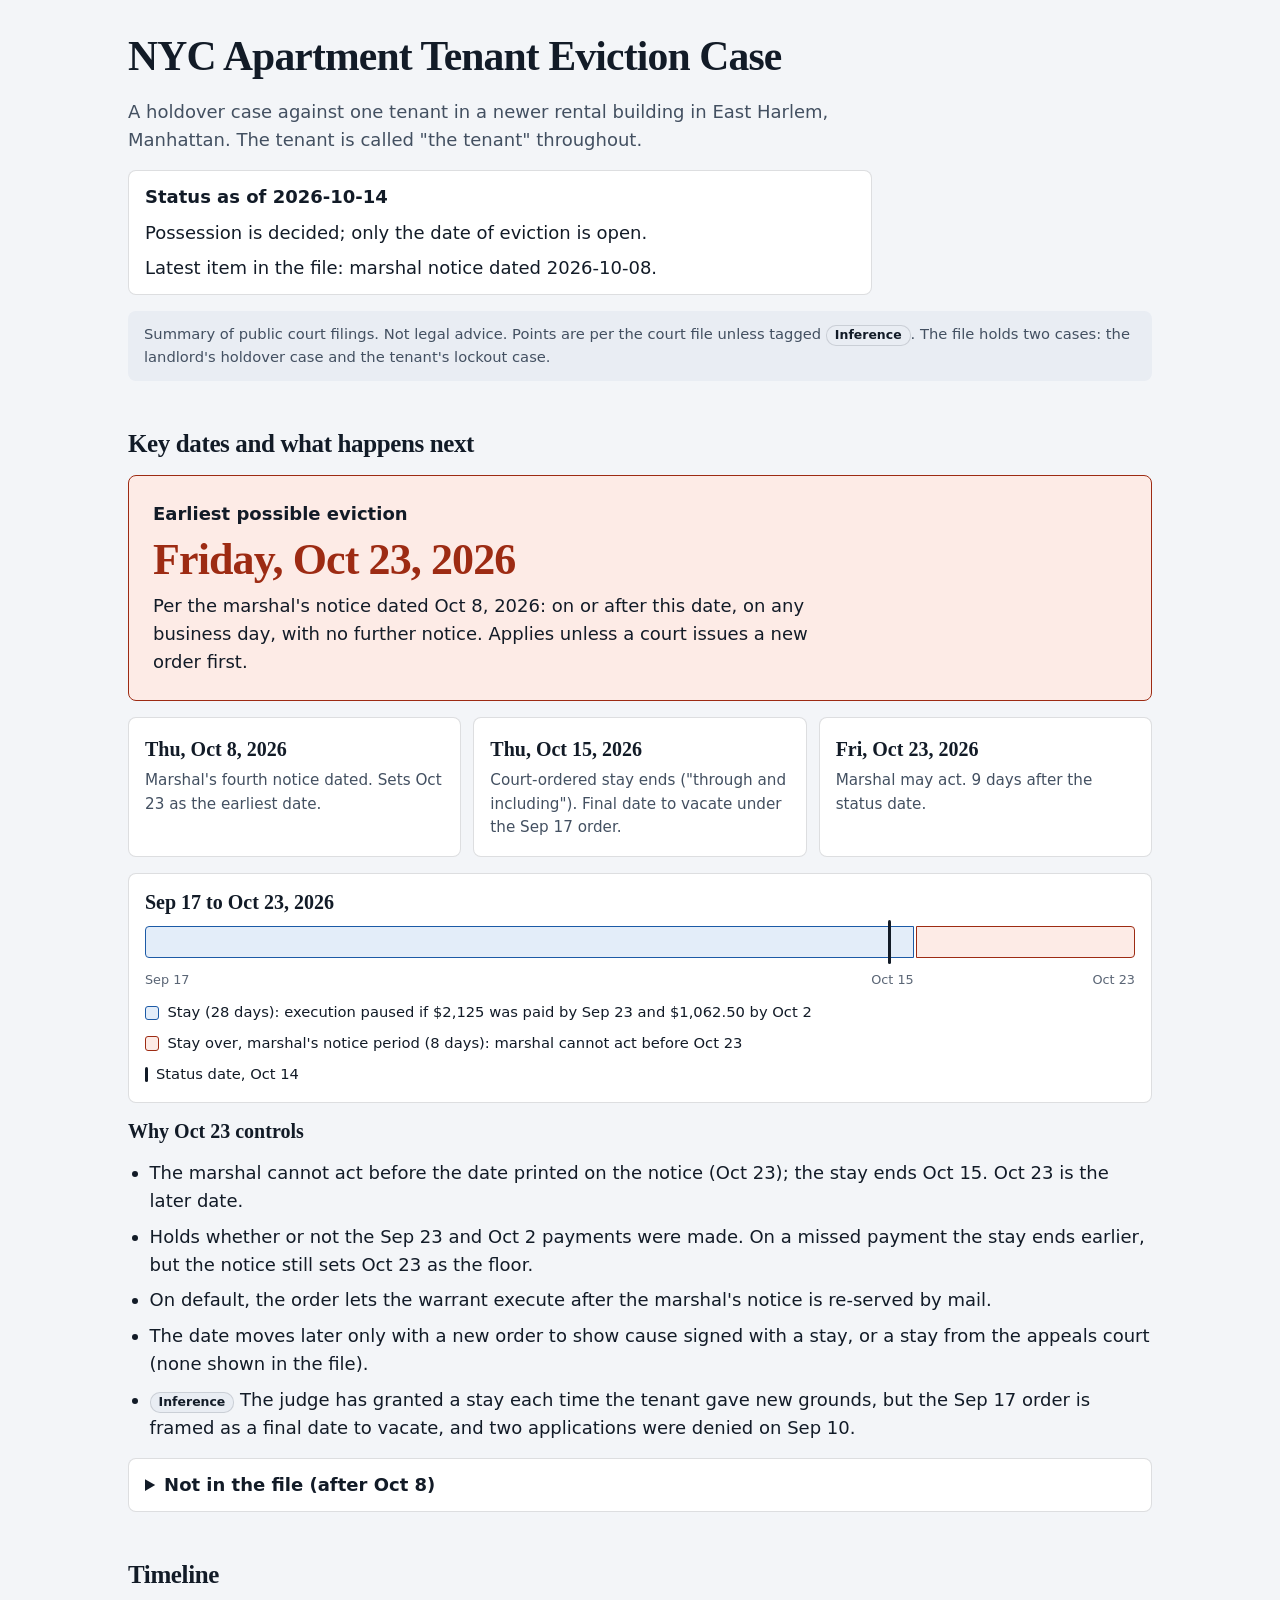
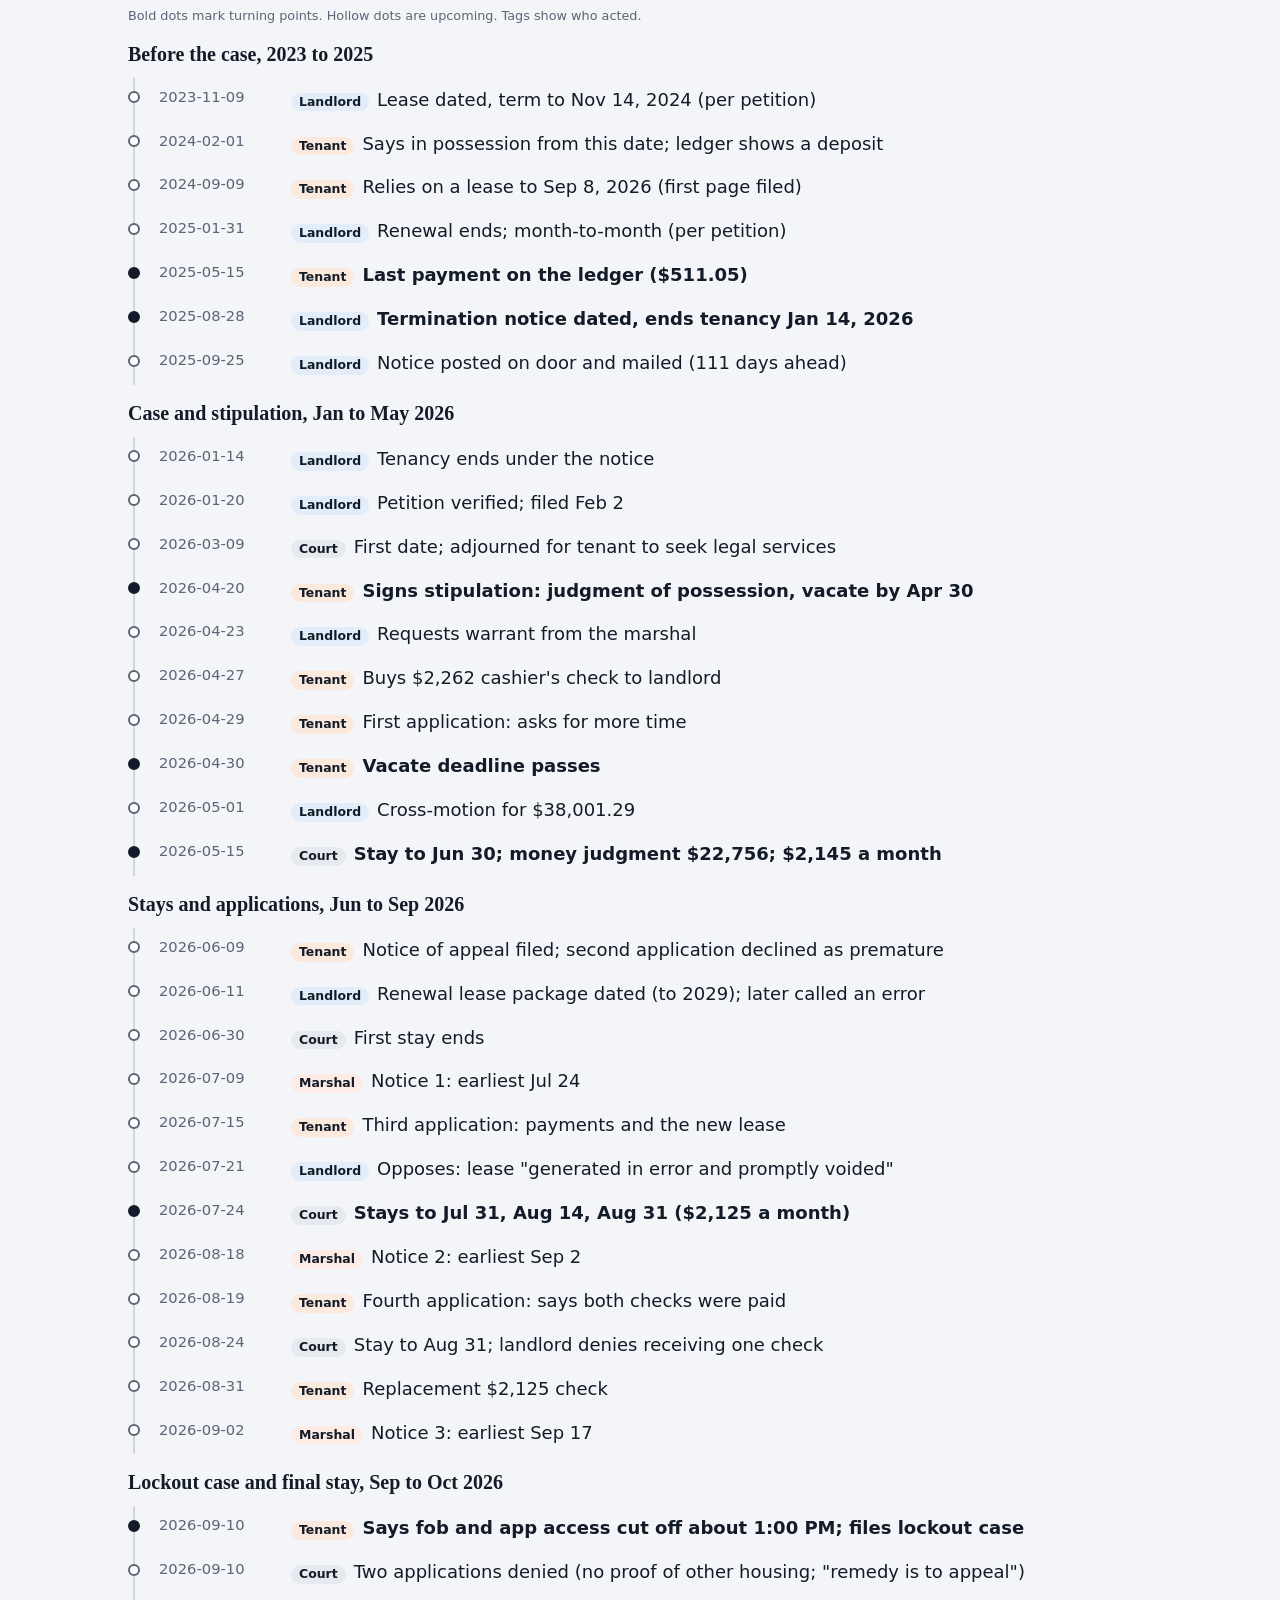
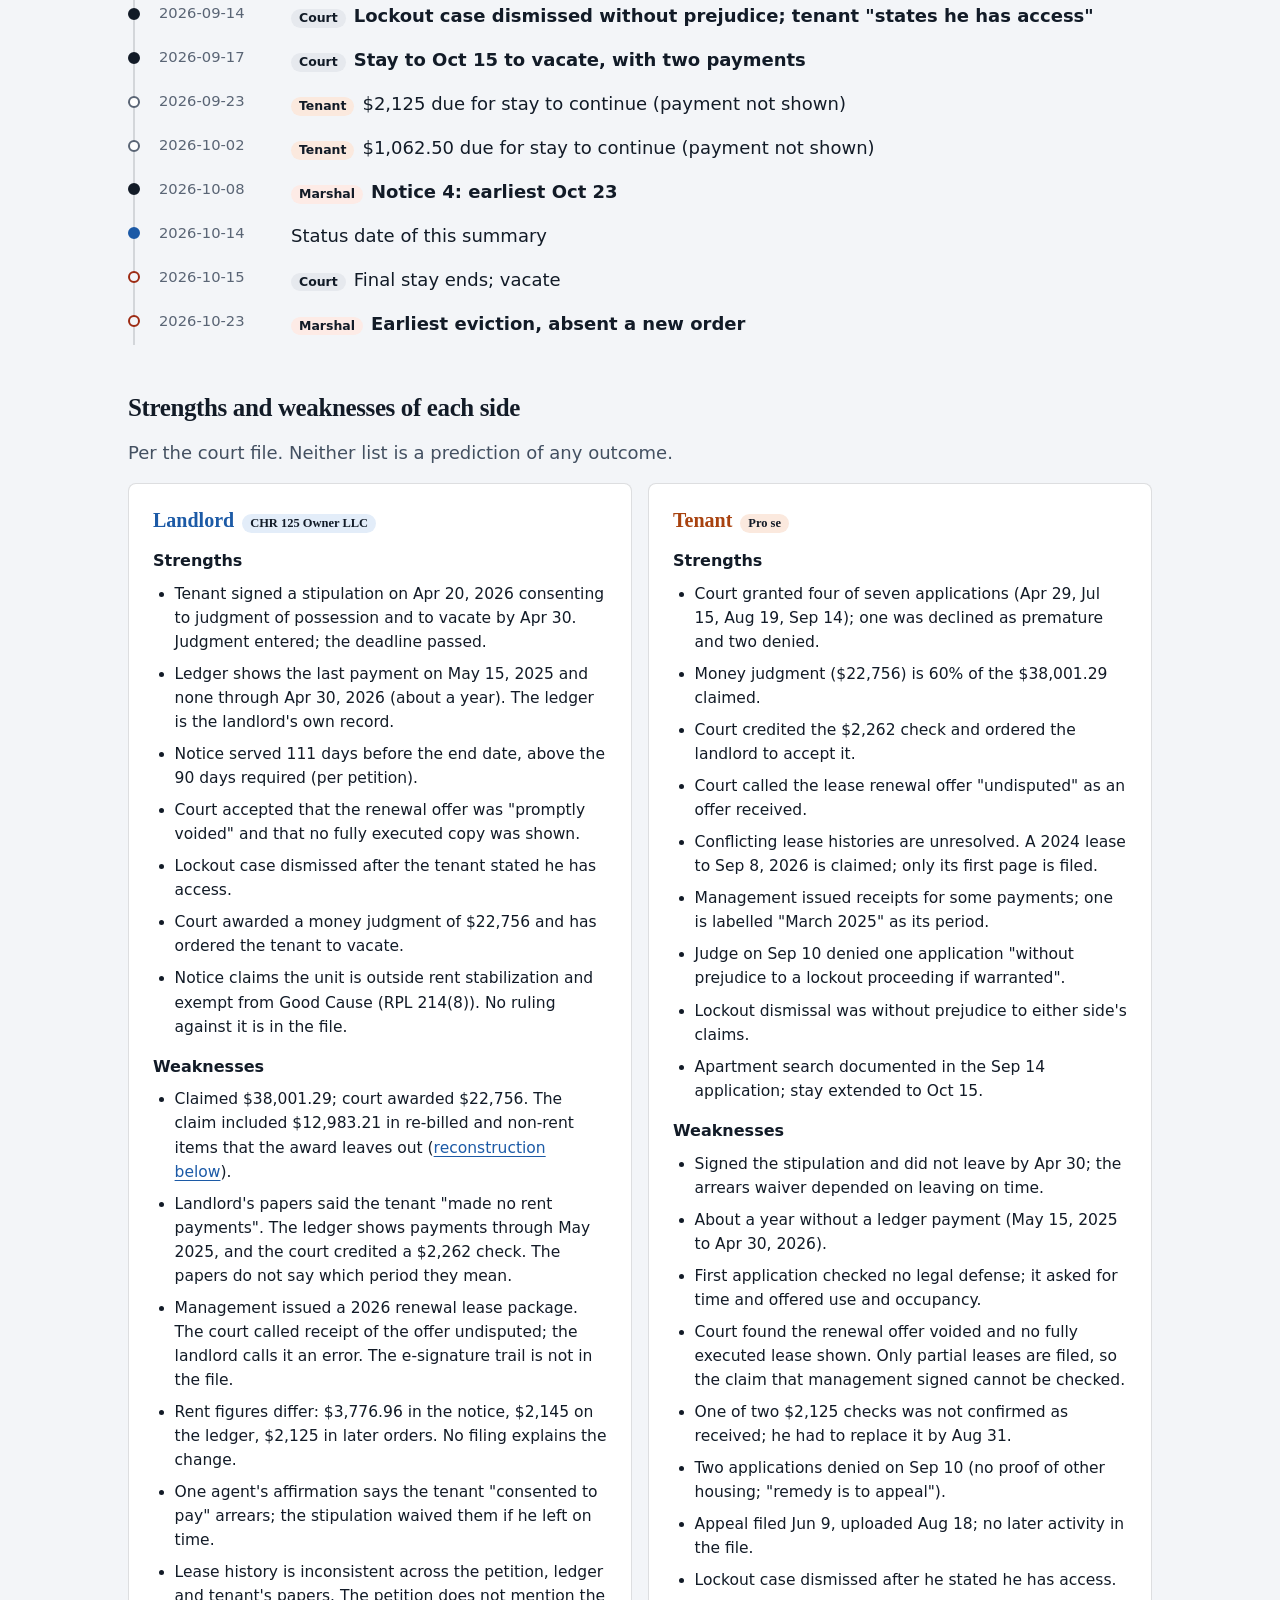
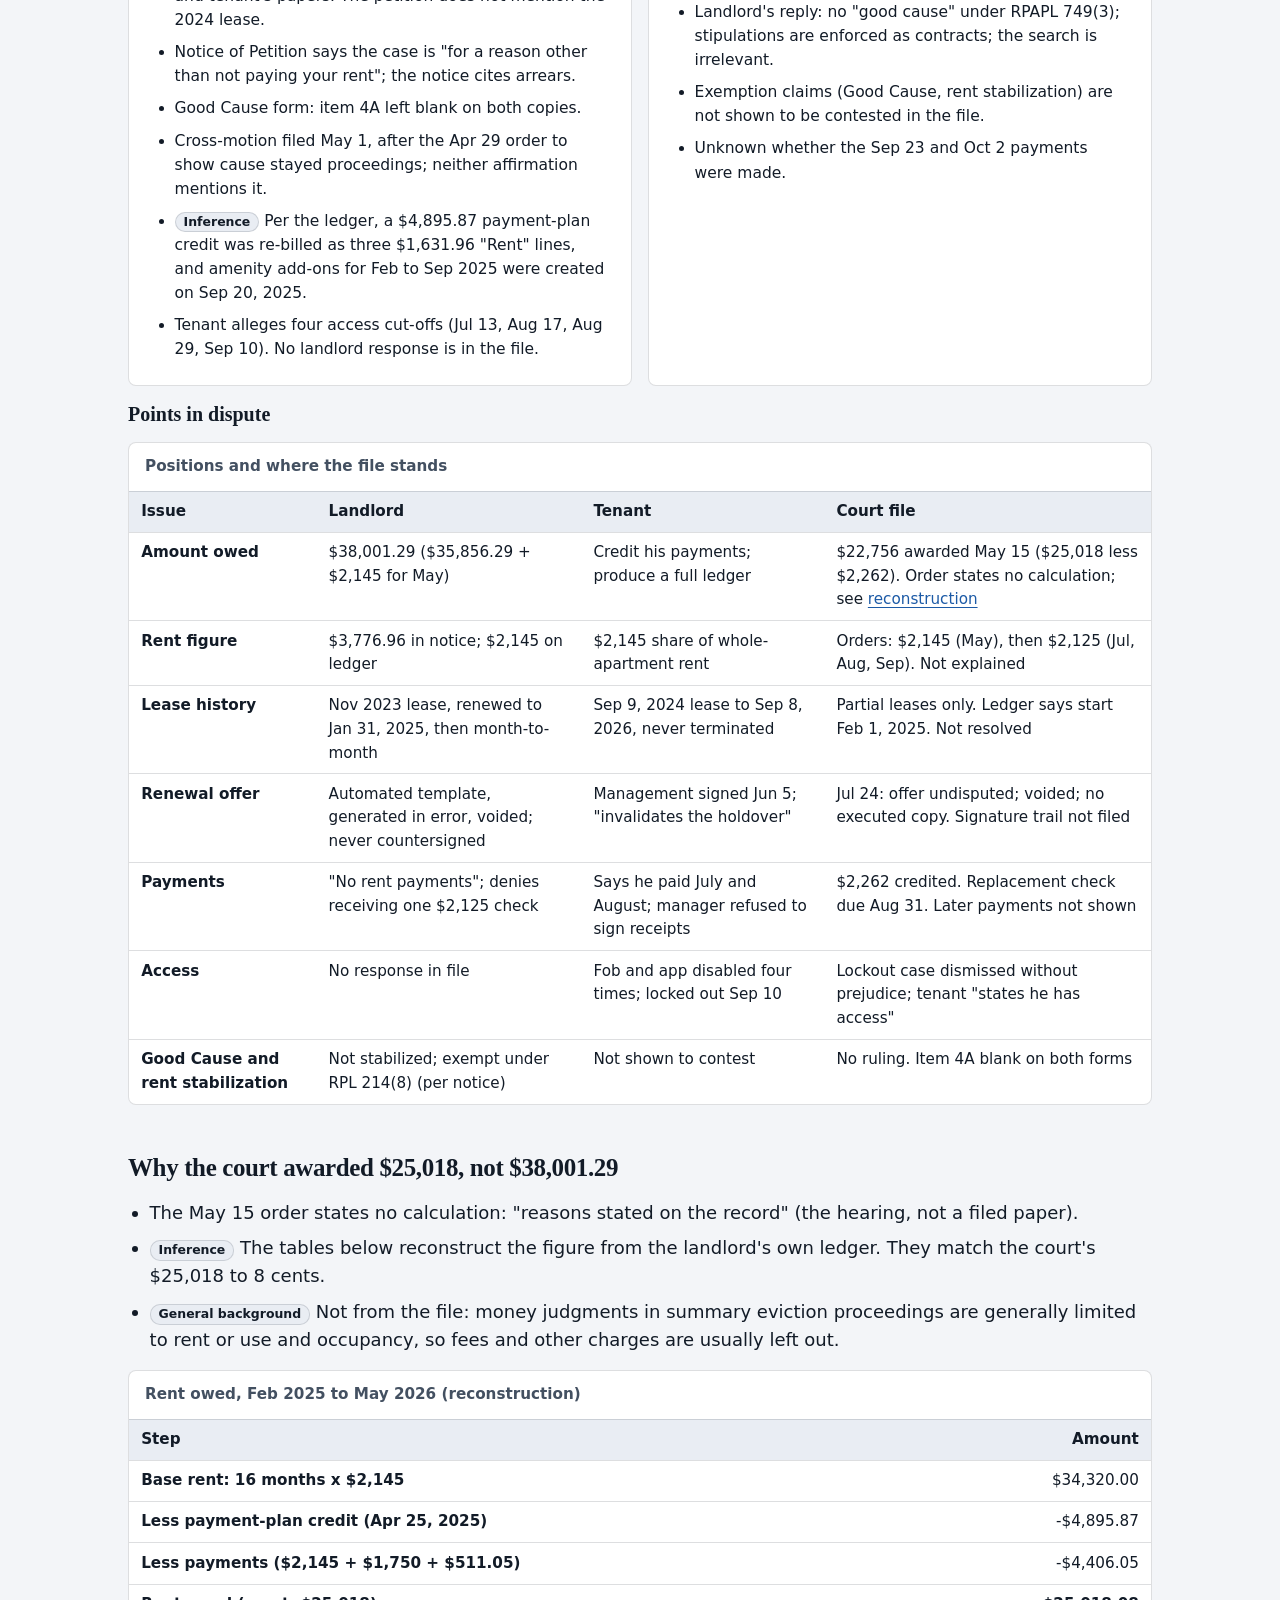
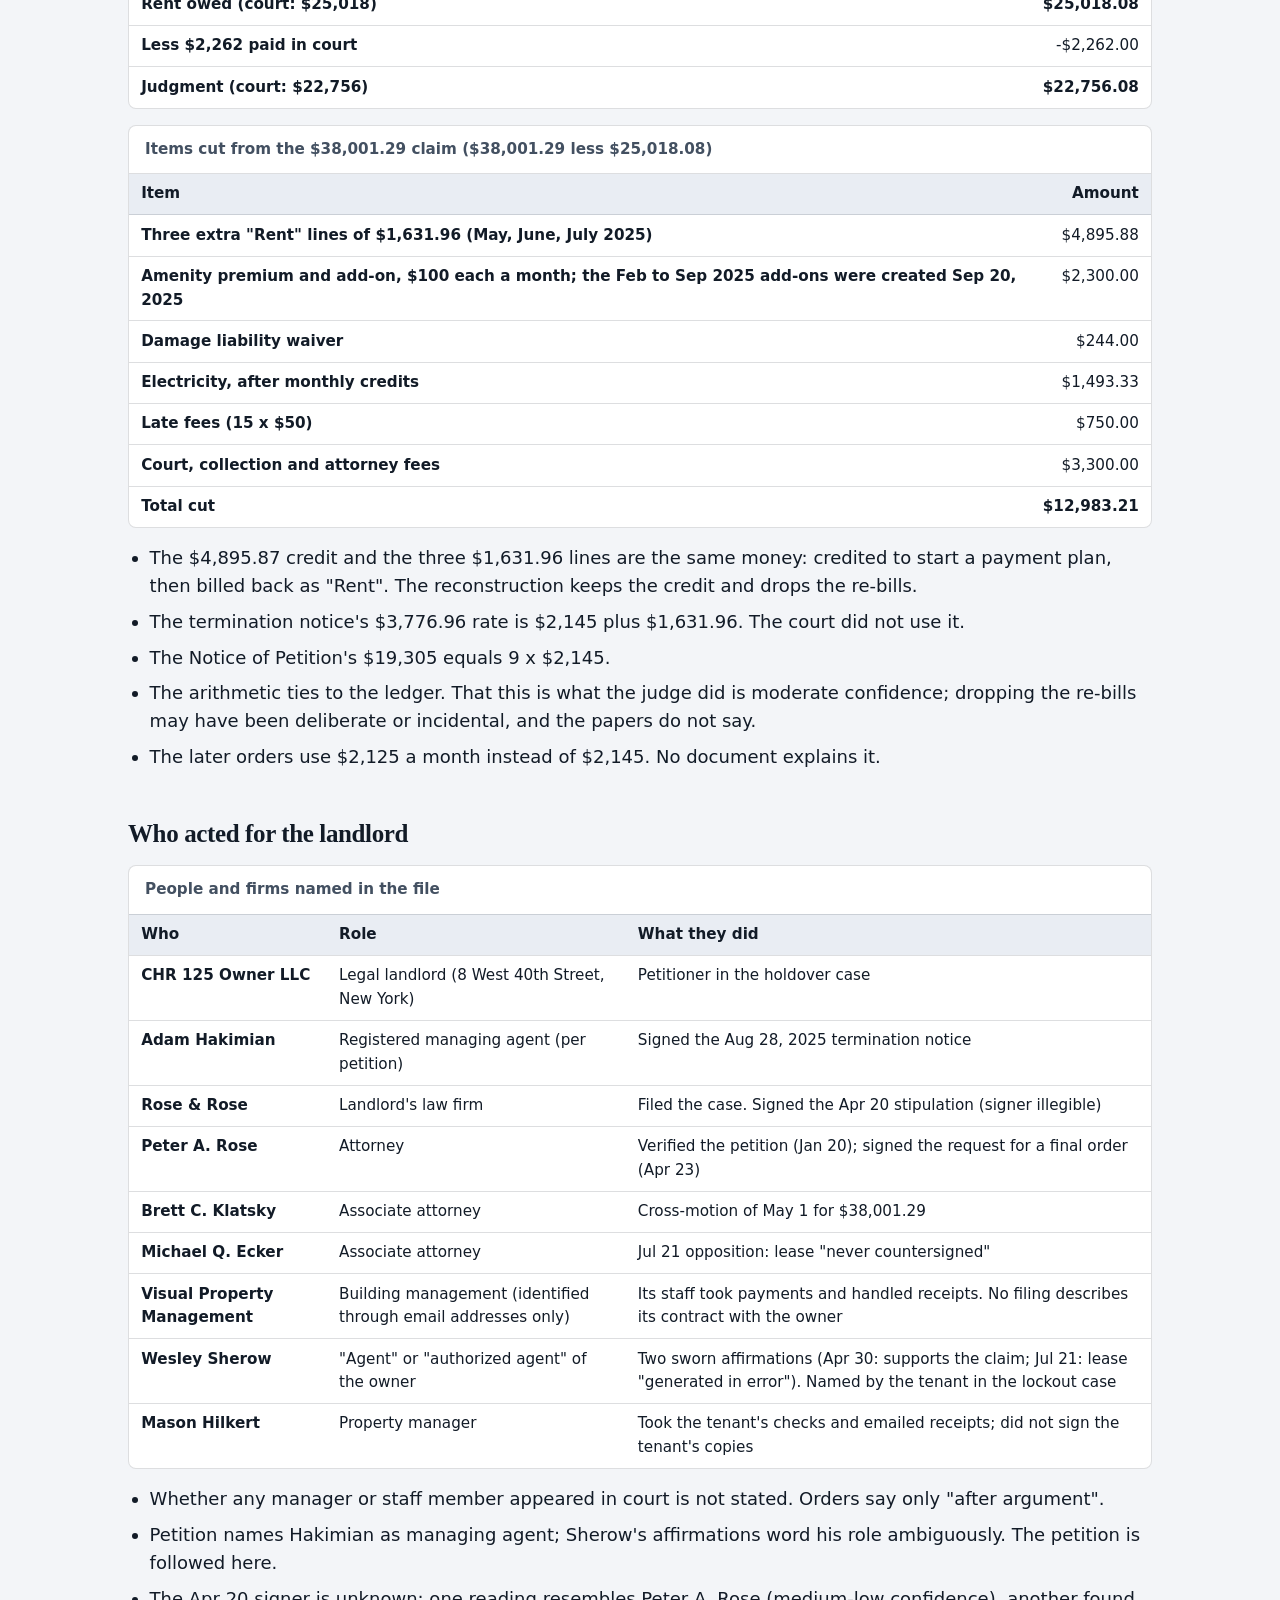
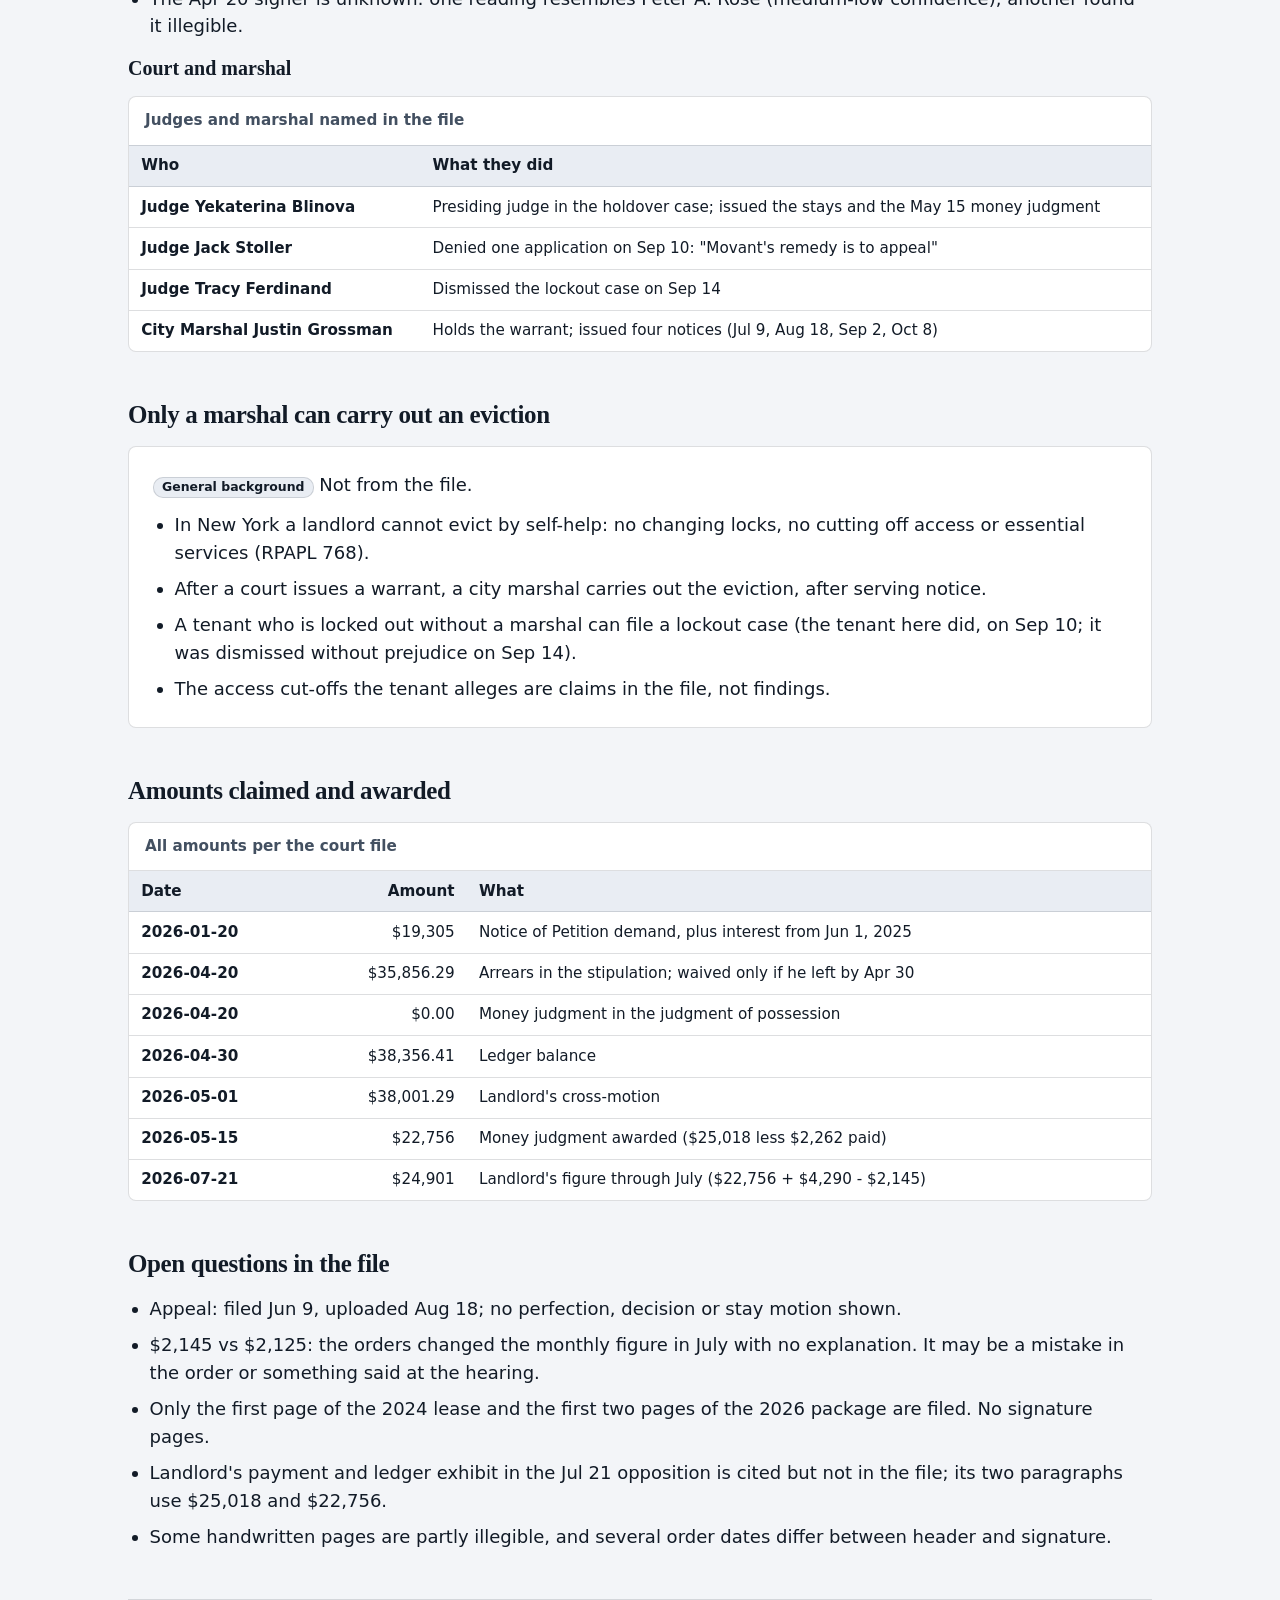
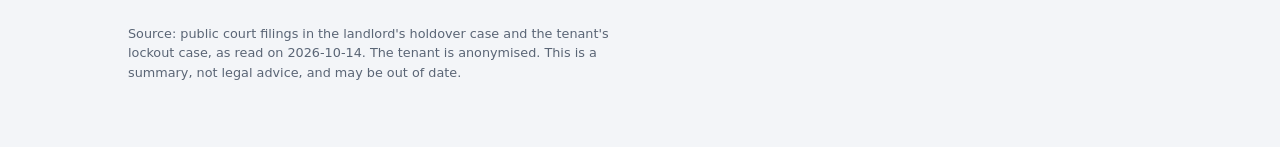
<file: index.html>
<!doctype html>
<html lang="en">
<head>
<meta charset="utf-8">
<meta name="viewport" content="width=device-width, initial-scale=1">
<title>NYC Apartment Tenant Eviction Case</title>
<meta name="description" content="Timeline, key dates and the strengths and weaknesses of each side in a New York City housing court holdover case, summarised from public filings.">
<meta http-equiv="Content-Security-Policy" content="default-src 'self'; script-src 'self'; style-src 'self'; img-src 'self' data:; object-src 'none'; base-uri 'self'">
<meta name="theme-color" media="(prefers-color-scheme: light)" content="#f3f5f8">
<meta name="theme-color" media="(prefers-color-scheme: dark)" content="#0e131a">
<link rel="icon" href="favicon.svg" type="image/svg+xml">
<link rel="stylesheet" href="style.css">
</head>
<body>
<a class="skip" href="#main">Skip to content</a>
<div class="wrap">

<header class="head">
  <h1>NYC Apartment Tenant Eviction Case</h1>
  <p class="lede">A holdover case against one tenant in a newer rental building in East Harlem, Manhattan. The tenant is called "the tenant" throughout.</p>
  <p class="status" role="status"><strong>Status as of 2026-10-14</strong> <span>Possession is decided; only the date of eviction is open.</span> <span>Latest item in the file: marshal notice dated 2026-10-08.</span></p>
  <p class="disclaimer">Summary of public court filings. Not legal advice. Points are per the court file unless tagged <span class="tag tag-inf">Inference</span>. The file holds two cases: the landlord's holdover case and the tenant's lockout case.</p>
</header>

<main id="main" class="wrap">

<section class="sec next" id="next" aria-labelledby="next-h">
  <h2 id="next-h">Key dates and what happens next</h2>

  <div class="hero-date">
    <p class="what">Earliest possible eviction</p>
    <p class="when">Friday, Oct 23, 2026</p>
    <p>Per the marshal's notice dated Oct 8, 2026: on or after this date, on any business day, with no further notice. Applies unless a court issues a new order first.</p>
  </div>

  <div class="dates">
    <div class="date">
      <span class="d">Thu, Oct 8, 2026</span>
      <span class="t">Marshal's fourth notice dated. Sets Oct 23 as the earliest date.</span>
    </div>
    <div class="date">
      <span class="d">Thu, Oct 15, 2026</span>
      <span class="t">Court-ordered stay ends ("through and including"). Final date to vacate under the Sep 17 order.</span>
    </div>
    <div class="date">
      <span class="d">Fri, Oct 23, 2026</span>
      <span class="t">Marshal may act. 9 days after the status date.</span>
    </div>
  </div>

  <div class="runway">
    <h3>Sep 17 to Oct 23, 2026</h3>
    <div class="bar" role="img" aria-label="Bar from Sep 17 to Oct 23, 2026. Stay runs 28 days to Oct 15, then 8 days to the marshal's earliest date of Oct 23. Status date Oct 14 marked.">
      <div class="seg seg-stay"></div>
      <div class="seg seg-gap"></div>
      <div class="mark"></div>
    </div>
    <div class="axis" aria-hidden="true"><span class="ax-stay"><span>Sep 17</span><span>Oct 15</span></span><span class="ax-gap">Oct 23</span></div>
    <ul class="legend">
      <li><span class="sw sw-stay"></span><span>Stay (28 days): execution paused if $2,125 was paid by Sep 23 and $1,062.50 by Oct 2</span></li>
      <li><span class="sw sw-gap"></span><span>Stay over, marshal's notice period (8 days): marshal cannot act before Oct 23</span></li>
      <li><span class="sw sw-now"></span><span>Status date, Oct 14</span></li>
    </ul>
  </div>

  <h3>Why Oct 23 controls</h3>
  <ul>
    <li>The marshal cannot act before the date printed on the notice (Oct 23); the stay ends Oct 15. Oct 23 is the later date.</li>
    <li>Holds whether or not the Sep 23 and Oct 2 payments were made. On a missed payment the stay ends earlier, but the notice still sets Oct 23 as the floor.</li>
    <li>On default, the order lets the warrant execute after the marshal's notice is re-served by mail.</li>
    <li>The date moves later only with a new order to show cause signed with a stay, or a stay from the appeals court (none shown in the file).</li>
    <li><span class="tag tag-inf">Inference</span> The judge has granted a stay each time the tenant gave new grounds, but the Sep 17 order is framed as a final date to vacate, and two applications were denied on Sep 10.</li>
  </ul>
  <details>
    <summary>Not in the file (after Oct 8)</summary>
    <ul>
      <li>Whether the $2,125 (Sep 23) and $1,062.50 (Oct 2) payments were made.</li>
      <li>Whether the tenant moved out or filed another application.</li>
      <li>Why the Oct 8 notice issued before the Oct 15 stay ended (default, or prepared ahead).</li>
    </ul>
  </details>
</section>

<section class="sec" id="timeline" aria-labelledby="tl-h">
  <h2 id="tl-h">Timeline</h2>
  <p class="small">Bold dots mark turning points. Hollow dots are upcoming. Tags show who acted.</p>

  <div class="phase">
    <h3>Before the case, 2023 to 2025</h3>
    <ol class="tl">
      <li><time datetime="2023-11-09">2023-11-09</time><span class="ev"><span class="tag tag-landlord">Landlord</span><span class="txt">Lease dated, term to Nov 14, 2024 (per petition)</span></span></li>
      <li><time datetime="2024-02-01">2024-02-01</time><span class="ev"><span class="tag tag-tenant">Tenant</span><span class="txt">Says in possession from this date; ledger shows a deposit</span></span></li>
      <li><time datetime="2024-09-09">2024-09-09</time><span class="ev"><span class="tag tag-tenant">Tenant</span><span class="txt">Relies on a lease to Sep 8, 2026 (first page filed)</span></span></li>
      <li><time datetime="2025-01-31">2025-01-31</time><span class="ev"><span class="tag tag-landlord">Landlord</span><span class="txt">Renewal ends; month-to-month (per petition)</span></span></li>
      <li class="key"><time datetime="2025-05-15">2025-05-15</time><span class="ev"><span class="tag tag-tenant">Tenant</span><span class="txt">Last payment on the ledger ($511.05)</span></span></li>
      <li class="key"><time datetime="2025-08-28">2025-08-28</time><span class="ev"><span class="tag tag-landlord">Landlord</span><span class="txt">Termination notice dated, ends tenancy Jan 14, 2026</span></span></li>
      <li><time datetime="2025-09-25">2025-09-25</time><span class="ev"><span class="tag tag-landlord">Landlord</span><span class="txt">Notice posted on door and mailed (111 days ahead)</span></span></li>
    </ol>
  </div>

  <div class="phase">
    <h3>Case and stipulation, Jan to May 2026</h3>
    <ol class="tl">
      <li><time datetime="2026-01-14">2026-01-14</time><span class="ev"><span class="tag tag-landlord">Landlord</span><span class="txt">Tenancy ends under the notice</span></span></li>
      <li><time datetime="2026-01-20">2026-01-20</time><span class="ev"><span class="tag tag-landlord">Landlord</span><span class="txt">Petition verified; filed Feb 2</span></span></li>
      <li><time datetime="2026-03-09">2026-03-09</time><span class="ev"><span class="tag tag-court">Court</span><span class="txt">First date; adjourned for tenant to seek legal services</span></span></li>
      <li class="key"><time datetime="2026-04-20">2026-04-20</time><span class="ev"><span class="tag tag-tenant">Tenant</span><span class="txt">Signs stipulation: judgment of possession, vacate by Apr 30</span></span></li>
      <li><time datetime="2026-04-23">2026-04-23</time><span class="ev"><span class="tag tag-landlord">Landlord</span><span class="txt">Requests warrant from the marshal</span></span></li>
      <li><time datetime="2026-04-27">2026-04-27</time><span class="ev"><span class="tag tag-tenant">Tenant</span><span class="txt">Buys $2,262 cashier's check to landlord</span></span></li>
      <li><time datetime="2026-04-29">2026-04-29</time><span class="ev"><span class="tag tag-tenant">Tenant</span><span class="txt">First application: asks for more time</span></span></li>
      <li class="key"><time datetime="2026-04-30">2026-04-30</time><span class="ev"><span class="tag tag-tenant">Tenant</span><span class="txt">Vacate deadline passes</span></span></li>
      <li><time datetime="2026-05-01">2026-05-01</time><span class="ev"><span class="tag tag-landlord">Landlord</span><span class="txt">Cross-motion for $38,001.29</span></span></li>
      <li class="key"><time datetime="2026-05-15">2026-05-15</time><span class="ev"><span class="tag tag-court">Court</span><span class="txt">Stay to Jun 30; money judgment $22,756; $2,145 a month</span></span></li>
    </ol>
  </div>

  <div class="phase">
    <h3>Stays and applications, Jun to Sep 2026</h3>
    <ol class="tl">
      <li><time datetime="2026-06-09">2026-06-09</time><span class="ev"><span class="tag tag-tenant">Tenant</span><span class="txt">Notice of appeal filed; second application declined as premature</span></span></li>
      <li><time datetime="2026-06-11">2026-06-11</time><span class="ev"><span class="tag tag-landlord">Landlord</span><span class="txt">Renewal lease package dated (to 2029); later called an error</span></span></li>
      <li><time datetime="2026-06-30">2026-06-30</time><span class="ev"><span class="tag tag-court">Court</span><span class="txt">First stay ends</span></span></li>
      <li><time datetime="2026-07-09">2026-07-09</time><span class="ev"><span class="tag tag-marshal">Marshal</span><span class="txt">Notice 1: earliest Jul 24</span></span></li>
      <li><time datetime="2026-07-15">2026-07-15</time><span class="ev"><span class="tag tag-tenant">Tenant</span><span class="txt">Third application: payments and the new lease</span></span></li>
      <li><time datetime="2026-07-21">2026-07-21</time><span class="ev"><span class="tag tag-landlord">Landlord</span><span class="txt">Opposes: lease "generated in error and promptly voided"</span></span></li>
      <li class="key"><time datetime="2026-07-24">2026-07-24</time><span class="ev"><span class="tag tag-court">Court</span><span class="txt">Stays to Jul 31, Aug 14, Aug 31 ($2,125 a month)</span></span></li>
      <li><time datetime="2026-08-18">2026-08-18</time><span class="ev"><span class="tag tag-marshal">Marshal</span><span class="txt">Notice 2: earliest Sep 2</span></span></li>
      <li><time datetime="2026-08-19">2026-08-19</time><span class="ev"><span class="tag tag-tenant">Tenant</span><span class="txt">Fourth application: says both checks were paid</span></span></li>
      <li><time datetime="2026-08-24">2026-08-24</time><span class="ev"><span class="tag tag-court">Court</span><span class="txt">Stay to Aug 31; landlord denies receiving one check</span></span></li>
      <li><time datetime="2026-08-31">2026-08-31</time><span class="ev"><span class="tag tag-tenant">Tenant</span><span class="txt">Replacement $2,125 check</span></span></li>
      <li><time datetime="2026-09-02">2026-09-02</time><span class="ev"><span class="tag tag-marshal">Marshal</span><span class="txt">Notice 3: earliest Sep 17</span></span></li>
    </ol>
  </div>

  <div class="phase">
    <h3>Lockout case and final stay, Sep to Oct 2026</h3>
    <ol class="tl">
      <li class="key"><time datetime="2026-09-10">2026-09-10</time><span class="ev"><span class="tag tag-tenant">Tenant</span><span class="txt">Says fob and app access cut off about 1:00 PM; files lockout case</span></span></li>
      <li><time datetime="2026-09-10">2026-09-10</time><span class="ev"><span class="tag tag-court">Court</span><span class="txt">Two applications denied (no proof of other housing; "remedy is to appeal")</span></span></li>
      <li class="key"><time datetime="2026-09-14">2026-09-14</time><span class="ev"><span class="tag tag-court">Court</span><span class="txt">Lockout case dismissed without prejudice; tenant "states he has access"</span></span></li>
      <li class="key"><time datetime="2026-09-17">2026-09-17</time><span class="ev"><span class="tag tag-court">Court</span><span class="txt">Stay to Oct 15 to vacate, with two payments</span></span></li>
      <li><time datetime="2026-09-23">2026-09-23</time><span class="ev"><span class="tag tag-tenant">Tenant</span><span class="txt">$2,125 due for stay to continue (payment not shown)</span></span></li>
      <li><time datetime="2026-10-02">2026-10-02</time><span class="ev"><span class="tag tag-tenant">Tenant</span><span class="txt">$1,062.50 due for stay to continue (payment not shown)</span></span></li>
      <li class="key"><time datetime="2026-10-08">2026-10-08</time><span class="ev"><span class="tag tag-marshal">Marshal</span><span class="txt">Notice 4: earliest Oct 23</span></span></li>
      <li class="now"><time datetime="2026-10-14">2026-10-14</time><span class="ev"><span class="txt">Status date of this summary</span></span></li>
      <li class="future"><time datetime="2026-10-15">2026-10-15</time><span class="ev"><span class="tag tag-court">Court</span><span class="txt">Final stay ends; vacate</span></span></li>
      <li class="future key"><time datetime="2026-10-23">2026-10-23</time><span class="ev"><span class="tag tag-marshal">Marshal</span><span class="txt">Earliest eviction, absent a new order</span></span></li>
    </ol>
  </div>
</section>

<section class="sec" id="merits" aria-labelledby="merits-h">
  <h2 id="merits-h">Strengths and weaknesses of each side</h2>
  <p class="lede">Per the court file. Neither list is a prediction of any outcome.</p>

  <div class="sides">
    <article class="side side-landlord">
      <h3>Landlord <span class="tag tag-landlord">CHR 125 Owner LLC</span></h3>
      <div>
        <h4>Strengths</h4>
        <ul>
          <li>Tenant signed a stipulation on Apr 20, 2026 consenting to judgment of possession and to vacate by Apr 30. Judgment entered; the deadline passed.</li>
          <li>Ledger shows the last payment on May 15, 2025 and none through Apr 30, 2026 (about a year). The ledger is the landlord's own record.</li>
          <li>Notice served 111 days before the end date, above the 90 days required (per petition).</li>
          <li>Court accepted that the renewal offer was "promptly voided" and that no fully executed copy was shown.</li>
          <li>Lockout case dismissed after the tenant stated he has access.</li>
          <li>Court awarded a money judgment of $22,756 and has ordered the tenant to vacate.</li>
          <li>Notice claims the unit is outside rent stabilization and exempt from Good Cause (RPL 214(8)). No ruling against it is in the file.</li>
        </ul>
      </div>
      <div>
        <h4>Weaknesses</h4>
        <ul>
          <li>Claimed $38,001.29; court awarded $22,756. The claim included $12,983.21 in re-billed and non-rent items that the award leaves out (<a href="#award">reconstruction below</a>).</li>
          <li>Landlord's papers said the tenant "made no rent payments". The ledger shows payments through May 2025, and the court credited a $2,262 check. The papers do not say which period they mean.</li>
          <li>Management issued a 2026 renewal lease package. The court called receipt of the offer undisputed; the landlord calls it an error. The e-signature trail is not in the file.</li>
          <li>Rent figures differ: $3,776.96 in the notice, $2,145 on the ledger, $2,125 in later orders. No filing explains the change.</li>
          <li>One agent's affirmation says the tenant "consented to pay" arrears; the stipulation waived them if he left on time.</li>
          <li>Lease history is inconsistent across the petition, ledger and tenant's papers. The petition does not mention the 2024 lease.</li>
          <li>Notice of Petition says the case is "for a reason other than not paying your rent"; the notice cites arrears.</li>
          <li>Good Cause form: item 4A left blank on both copies.</li>
          <li>Cross-motion filed May 1, after the Apr 29 order to show cause stayed proceedings; neither affirmation mentions it.</li>
          <li><span class="tag tag-inf">Inference</span> Per the ledger, a $4,895.87 payment-plan credit was re-billed as three $1,631.96 "Rent" lines, and amenity add-ons for Feb to Sep 2025 were created on Sep 20, 2025.</li>
          <li>Tenant alleges four access cut-offs (Jul 13, Aug 17, Aug 29, Sep 10). No landlord response is in the file.</li>
        </ul>
      </div>
    </article>

    <article class="side side-tenant">
      <h3>Tenant <span class="tag tag-tenant">Pro se</span></h3>
      <div>
        <h4>Strengths</h4>
        <ul>
          <li>Court granted four of seven applications (Apr 29, Jul 15, Aug 19, Sep 14); one was declined as premature and two denied.</li>
          <li>Money judgment ($22,756) is 60% of the $38,001.29 claimed.</li>
          <li>Court credited the $2,262 check and ordered the landlord to accept it.</li>
          <li>Court called the lease renewal offer "undisputed" as an offer received.</li>
          <li>Conflicting lease histories are unresolved. A 2024 lease to Sep 8, 2026 is claimed; only its first page is filed.</li>
          <li>Management issued receipts for some payments; one is labelled "March 2025" as its period.</li>
          <li>Judge on Sep 10 denied one application "without prejudice to a lockout proceeding if warranted".</li>
          <li>Lockout dismissal was without prejudice to either side's claims.</li>
          <li>Apartment search documented in the Sep 14 application; stay extended to Oct 15.</li>
        </ul>
      </div>
      <div>
        <h4>Weaknesses</h4>
        <ul>
          <li>Signed the stipulation and did not leave by Apr 30; the arrears waiver depended on leaving on time.</li>
          <li>About a year without a ledger payment (May 15, 2025 to Apr 30, 2026).</li>
          <li>First application checked no legal defense; it asked for time and offered use and occupancy.</li>
          <li>Court found the renewal offer voided and no fully executed lease shown. Only partial leases are filed, so the claim that management signed cannot be checked.</li>
          <li>One of two $2,125 checks was not confirmed as received; he had to replace it by Aug 31.</li>
          <li>Two applications denied on Sep 10 (no proof of other housing; "remedy is to appeal").</li>
          <li>Appeal filed Jun 9, uploaded Aug 18; no later activity in the file.</li>
          <li>Lockout case dismissed after he stated he has access.</li>
          <li>Landlord's reply: no "good cause" under RPAPL 749(3); stipulations are enforced as contracts; the search is irrelevant.</li>
          <li>Exemption claims (Good Cause, rent stabilization) are not shown to be contested in the file.</li>
          <li>Unknown whether the Sep 23 and Oct 2 payments were made.</li>
        </ul>
      </div>
    </article>
  </div>

  <h3>Points in dispute</h3>
  <div class="scroller" tabindex="0" role="region" aria-label="Points in dispute, scrolls sideways on narrow screens">
    <table class="t-dispute stack">
      <caption>Positions and where the file stands</caption>
      <thead><tr><th scope="col">Issue</th><th scope="col">Landlord</th><th scope="col">Tenant</th><th scope="col">Court file</th></tr></thead>
      <tbody>
        <tr><th scope="row">Amount owed</th><td data-label="Landlord">$38,001.29 ($35,856.29 + $2,145 for May)</td><td data-label="Tenant">Credit his payments; produce a full ledger</td><td data-label="Court file">$22,756 awarded May 15 ($25,018 less $2,262). Order states no calculation; see <a href="#award">reconstruction</a></td></tr>
        <tr><th scope="row">Rent figure</th><td data-label="Landlord">$3,776.96 in notice; $2,145 on ledger</td><td data-label="Tenant">$2,145 share of whole-apartment rent</td><td data-label="Court file">Orders: $2,145 (May), then $2,125 (Jul, Aug, Sep). Not explained</td></tr>
        <tr><th scope="row">Lease history</th><td data-label="Landlord">Nov 2023 lease, renewed to Jan 31, 2025, then month-to-month</td><td data-label="Tenant">Sep 9, 2024 lease to Sep 8, 2026, never terminated</td><td data-label="Court file">Partial leases only. Ledger says start Feb 1, 2025. Not resolved</td></tr>
        <tr><th scope="row">Renewal offer</th><td data-label="Landlord">Automated template, generated in error, voided; never countersigned</td><td data-label="Tenant">Management signed Jun 5; "invalidates the holdover"</td><td data-label="Court file">Jul 24: offer undisputed; voided; no executed copy. Signature trail not filed</td></tr>
        <tr><th scope="row">Payments</th><td data-label="Landlord">"No rent payments"; denies receiving one $2,125 check</td><td data-label="Tenant">Says he paid July and August; manager refused to sign receipts</td><td data-label="Court file">$2,262 credited. Replacement check due Aug 31. Later payments not shown</td></tr>
        <tr><th scope="row">Access</th><td data-label="Landlord">No response in file</td><td data-label="Tenant">Fob and app disabled four times; locked out Sep 10</td><td data-label="Court file">Lockout case dismissed without prejudice; tenant "states he has access"</td></tr>
        <tr><th scope="row">Good Cause and rent stabilization</th><td data-label="Landlord">Not stabilized; exempt under RPL 214(8) (per notice)</td><td data-label="Tenant">Not shown to contest</td><td data-label="Court file">No ruling. Item 4A blank on both forms</td></tr>
      </tbody>
    </table>
  </div>
</section>

<section class="sec" id="award" aria-labelledby="award-h">
  <h2 id="award-h">Why the court awarded $25,018, not $38,001.29</h2>
  <ul>
    <li>The May 15 order states no calculation: "reasons stated on the record" (the hearing, not a filed paper).</li>
    <li><span class="tag tag-inf">Inference</span> The tables below reconstruct the figure from the landlord's own ledger. They match the court's $25,018 to 8 cents.</li>
    <li><span class="tag tag-inf">General background</span> Not from the file: money judgments in summary eviction proceedings are generally limited to rent or use and occupancy, so fees and other charges are usually left out.</li>
  </ul>

  <div class="scroller" tabindex="0" role="region" aria-label="Rent owed reconstruction">
    <table class="stack">
      <caption>Rent owed, Feb 2025 to May 2026 (reconstruction)</caption>
      <thead><tr><th scope="col">Step</th><th scope="col" class="num">Amount</th></tr></thead>
      <tbody>
        <tr><th scope="row">Base rent: 16 months x $2,145</th><td class="num" data-label="Amount">$34,320.00</td></tr>
        <tr><th scope="row">Less payment-plan credit (Apr 25, 2025)</th><td class="num" data-label="Amount">-$4,895.87</td></tr>
        <tr><th scope="row">Less payments ($2,145 + $1,750 + $511.05)</th><td class="num" data-label="Amount">-$4,406.05</td></tr>
        <tr><th scope="row">Rent owed (court: $25,018)</th><td class="num" data-label="Amount"><strong>$25,018.08</strong></td></tr>
        <tr><th scope="row">Less $2,262 paid in court</th><td class="num" data-label="Amount">-$2,262.00</td></tr>
        <tr><th scope="row">Judgment (court: $22,756)</th><td class="num" data-label="Amount"><strong>$22,756.08</strong></td></tr>
      </tbody>
    </table>
  </div>

  <div class="scroller" tabindex="0" role="region" aria-label="Items cut from the claim">
    <table class="stack">
      <caption>Items cut from the $38,001.29 claim ($38,001.29 less $25,018.08)</caption>
      <thead><tr><th scope="col">Item</th><th scope="col" class="num">Amount</th></tr></thead>
      <tbody>
        <tr><th scope="row">Three extra "Rent" lines of $1,631.96 (May, June, July 2025)</th><td class="num" data-label="Amount">$4,895.88</td></tr>
        <tr><th scope="row">Amenity premium and add-on, $100 each a month; the Feb to Sep 2025 add-ons were created Sep 20, 2025</th><td class="num" data-label="Amount">$2,300.00</td></tr>
        <tr><th scope="row">Damage liability waiver</th><td class="num" data-label="Amount">$244.00</td></tr>
        <tr><th scope="row">Electricity, after monthly credits</th><td class="num" data-label="Amount">$1,493.33</td></tr>
        <tr><th scope="row">Late fees (15 x $50)</th><td class="num" data-label="Amount">$750.00</td></tr>
        <tr><th scope="row">Court, collection and attorney fees</th><td class="num" data-label="Amount">$3,300.00</td></tr>
        <tr><th scope="row">Total cut</th><td class="num" data-label="Amount"><strong>$12,983.21</strong></td></tr>
      </tbody>
    </table>
  </div>

  <ul>
    <li>The $4,895.87 credit and the three $1,631.96 lines are the same money: credited to start a payment plan, then billed back as "Rent". The reconstruction keeps the credit and drops the re-bills.</li>
    <li>The termination notice's $3,776.96 rate is $2,145 plus $1,631.96. The court did not use it.</li>
    <li>The Notice of Petition's $19,305 equals 9 x $2,145.</li>
    <li>The arithmetic ties to the ledger. That this is what the judge did is moderate confidence; dropping the re-bills may have been deliberate or incidental, and the papers do not say.</li>
    <li>The later orders use $2,125 a month instead of $2,145. No document explains it.</li>
  </ul>
</section>

<section class="sec" id="who" aria-labelledby="who-h">
  <h2 id="who-h">Who acted for the landlord</h2>
  <div class="scroller" tabindex="0" role="region" aria-label="Who acted for the landlord, scrolls sideways on narrow screens">
    <table class="t-who stack">
      <caption>People and firms named in the file</caption>
      <thead><tr><th scope="col">Who</th><th scope="col">Role</th><th scope="col">What they did</th></tr></thead>
      <tbody>
        <tr><th scope="row">CHR 125 Owner LLC</th><td data-label="Role">Legal landlord (8 West 40th Street, New York)</td><td data-label="What they did">Petitioner in the holdover case</td></tr>
        <tr><th scope="row">Adam Hakimian</th><td data-label="Role">Registered managing agent (per petition)</td><td data-label="What they did">Signed the Aug 28, 2025 termination notice</td></tr>
        <tr><th scope="row">Rose &amp; Rose</th><td data-label="Role">Landlord's law firm</td><td data-label="What they did">Filed the case. Signed the Apr 20 stipulation (signer illegible)</td></tr>
        <tr><th scope="row">Peter A. Rose</th><td data-label="Role">Attorney</td><td data-label="What they did">Verified the petition (Jan 20); signed the request for a final order (Apr 23)</td></tr>
        <tr><th scope="row">Brett C. Klatsky</th><td data-label="Role">Associate attorney</td><td data-label="What they did">Cross-motion of May 1 for $38,001.29</td></tr>
        <tr><th scope="row">Michael Q. Ecker</th><td data-label="Role">Associate attorney</td><td data-label="What they did">Jul 21 opposition: lease "never countersigned"</td></tr>
        <tr><th scope="row">Visual Property Management</th><td data-label="Role">Building management (identified through email addresses only)</td><td data-label="What they did">Its staff took payments and handled receipts. No filing describes its contract with the owner</td></tr>
        <tr><th scope="row">Wesley Sherow</th><td data-label="Role">"Agent" or "authorized agent" of the owner</td><td data-label="What they did">Two sworn affirmations (Apr 30: supports the claim; Jul 21: lease "generated in error"). Named by the tenant in the lockout case</td></tr>
        <tr><th scope="row">Mason Hilkert</th><td data-label="Role">Property manager</td><td data-label="What they did">Took the tenant's checks and emailed receipts; did not sign the tenant's copies</td></tr>
      </tbody>
    </table>
  </div>
  <ul>
    <li>Whether any manager or staff member appeared in court is not stated. Orders say only "after argument".</li>
    <li>Petition names Hakimian as managing agent; Sherow's affirmations word his role ambiguously. The petition is followed here.</li>
    <li>The Apr 20 signer is unknown: one reading resembles Peter A. Rose (medium-low confidence), another found it illegible.</li>
  </ul>

  <h3>Court and marshal</h3>
  <div class="scroller" tabindex="0" role="region" aria-label="Court and marshal, scrolls sideways on narrow screens">
    <table class="stack">
      <caption>Judges and marshal named in the file</caption>
      <thead><tr><th scope="col">Who</th><th scope="col">What they did</th></tr></thead>
      <tbody>
        <tr><th scope="row">Judge Yekaterina Blinova</th><td data-label="What they did">Presiding judge in the holdover case; issued the stays and the May 15 money judgment</td></tr>
        <tr><th scope="row">Judge Jack Stoller</th><td data-label="What they did">Denied one application on Sep 10: "Movant's remedy is to appeal"</td></tr>
        <tr><th scope="row">Judge Tracy Ferdinand</th><td data-label="What they did">Dismissed the lockout case on Sep 14</td></tr>
        <tr><th scope="row">City Marshal Justin Grossman</th><td data-label="What they did">Holds the warrant; issued four notices (Jul 9, Aug 18, Sep 2, Oct 8)</td></tr>
      </tbody>
    </table>
  </div>
</section>

<section class="sec" id="rule" aria-labelledby="rule-h">
  <h2 id="rule-h">Only a marshal can carry out an eviction</h2>
  <div class="rule">
    <p><span class="tag tag-inf">General background</span> Not from the file.</p>
    <ul>
      <li>In New York a landlord cannot evict by self-help: no changing locks, no cutting off access or essential services (RPAPL 768).</li>
      <li>After a court issues a warrant, a city marshal carries out the eviction, after serving notice.</li>
      <li>A tenant who is locked out without a marshal can file a lockout case (the tenant here did, on Sep 10; it was dismissed without prejudice on Sep 14).</li>
      <li>The access cut-offs the tenant alleges are claims in the file, not findings.</li>
    </ul>
  </div>
</section>

<section class="sec" id="money" aria-labelledby="money-h">
  <h2 id="money-h">Amounts claimed and awarded</h2>
  <div class="scroller" tabindex="0" role="region" aria-label="Amounts claimed and awarded">
    <table class="stack">
      <caption>All amounts per the court file</caption>
      <thead><tr><th scope="col">Date</th><th scope="col" class="num">Amount</th><th scope="col">What</th></tr></thead>
      <tbody>
        <tr><th scope="row">2026-01-20</th><td class="num" data-label="Amount">$19,305</td><td data-label="What">Notice of Petition demand, plus interest from Jun 1, 2025</td></tr>
        <tr><th scope="row">2026-04-20</th><td class="num" data-label="Amount">$35,856.29</td><td data-label="What">Arrears in the stipulation; waived only if he left by Apr 30</td></tr>
        <tr><th scope="row">2026-04-20</th><td class="num" data-label="Amount">$0.00</td><td data-label="What">Money judgment in the judgment of possession</td></tr>
        <tr><th scope="row">2026-04-30</th><td class="num" data-label="Amount">$38,356.41</td><td data-label="What">Ledger balance</td></tr>
        <tr><th scope="row">2026-05-01</th><td class="num" data-label="Amount">$38,001.29</td><td data-label="What">Landlord's cross-motion</td></tr>
        <tr><th scope="row">2026-05-15</th><td class="num" data-label="Amount">$22,756</td><td data-label="What">Money judgment awarded ($25,018 less $2,262 paid)</td></tr>
        <tr><th scope="row">2026-07-21</th><td class="num" data-label="Amount">$24,901</td><td data-label="What">Landlord's figure through July ($22,756 + $4,290 - $2,145)</td></tr>
      </tbody>
    </table>
  </div>
</section>

<section class="sec" id="unknowns" aria-labelledby="unk-h">
  <h2 id="unk-h">Open questions in the file</h2>
  <ul>
    <li>Appeal: filed Jun 9, uploaded Aug 18; no perfection, decision or stay motion shown.</li>
    <li>$2,145 vs $2,125: the orders changed the monthly figure in July with no explanation. It may be a mistake in the order or something said at the hearing.</li>
    <li>Only the first page of the 2024 lease and the first two pages of the 2026 package are filed. No signature pages.</li>
    <li>Landlord's payment and ledger exhibit in the Jul 21 opposition is cited but not in the file; its two paragraphs use $25,018 and $22,756.</li>
    <li>Some handwritten pages are partly illegible, and several order dates differ between header and signature.</li>
  </ul>
</section>

</main>

<footer>
  <p class="small">Source: public court filings in the landlord's holdover case and the tenant's lockout case, as read on 2026-10-14. The tenant is anonymised. This is a summary, not legal advice, and may be out of date.</p>
</footer>

</div>
</body>
</html>
</file>
<file: style.css>
/* Plan
   Subject: one NYC housing-court holdover case, summarised from public filings.
   Audience: general public reader. Job: show where the case stands and what happens next.
   Layout: left-aligned reading column (max 64rem); deadline panel first, then timeline, merits, tables.
     [ title + status ]
     [ next dates + runway bar ]
     [ timeline | merits | disputes | who acted | marshal rule ]
   Colour: ink (text), paper (page), civic blue = landlord side, burnt orange = tenant side, red = deadline.
   Type: Charter/Georgia serif for headings (court-document feel), system sans for body, tabular figures for dates.
   Principles: the one date that matters (Oct 23) is the only loud element; sides are always labelled in text, never by colour alone.
   Revision note: dropped a horizontal timeline; phone-width labels collided, vertical rail reads better. */

:root {
  --bg: #f3f5f8;
  --surface: #ffffff;
  --fg: #121b27;
  --fg-2: #435061;
  --muted: #5a6575;
  --line: rgba(18, 27, 39, 0.14);
  --tint: #e9edf3;
  --landlord: #1c5aa6;
  --landlord-bg: #e3edf9;
  --tenant: #a8420f;
  --tenant-bg: #fbe9de;
  --alert: #9d2b13;
  --alert-bg: #fdebe6;
  --court-bg: #e6e9ee;
  --focus: #1c5aa6;
  --font-head: Charter, "Iowan Old Style", "Palatino Linotype", Georgia, serif;
  --font-body: system-ui, -apple-system, "Segoe UI", Roboto, sans-serif;
  --step--1: 0.8rem;
  --step-0: 1rem;
  --step-1: 1.25rem;
  --step-2: 1.563rem;
  --step-3: 1.953rem;
  --space-1: 4px;
  --space-2: 8px;
  --space-3: 12px;
  --space-4: 16px;
  --space-5: 24px;
  --space-6: 32px;
  --space-7: 48px;
  --space-8: 64px;
  --radius-s: 4px;
  --radius-m: 8px;
  --shadow: 0 1px 2px rgba(18, 27, 39, 0.08), 0 4px 12px rgba(18, 27, 39, 0.06);
  color-scheme: light;
}
@media (prefers-color-scheme: dark) {
  :root:not([data-theme="light"]) {
    --bg: #0e131a;
    --surface: #161d27;
    --fg: #eceff3;
    --fg-2: #c0c8d3;
    --muted: #9ba5b3;
    --line: rgba(255, 255, 255, 0.14);
    --tint: #1e2733;
    --landlord: #7db3f2;
    --landlord-bg: #17283e;
    --tenant: #f39a6e;
    --tenant-bg: #3a2214;
    --alert: #ffb199;
    --alert-bg: #3a1c15;
    --court-bg: #232c38;
    --focus: #86b6ef;
    --shadow: 0 1px 2px rgba(0, 0, 0, 0.5);
    color-scheme: dark;
  }
}
:root[data-theme="dark"] {
  --bg: #0e131a;
  --surface: #161d27;
  --fg: #eceff3;
  --fg-2: #c0c8d3;
  --muted: #9ba5b3;
  --line: rgba(255, 255, 255, 0.14);
  --tint: #1e2733;
  --landlord: #7db3f2;
  --landlord-bg: #17283e;
  --tenant: #f39a6e;
  --tenant-bg: #3a2214;
  --alert: #ffb199;
  --alert-bg: #3a1c15;
  --court-bg: #232c38;
  --focus: #86b6ef;
  --shadow: 0 1px 2px rgba(0, 0, 0, 0.5);
  color-scheme: dark;
}

*, *::before, *::after { box-sizing: border-box; }
html { font-size: 100%; scroll-padding-top: var(--space-5); }
body {
  margin: 0;
  background: var(--bg);
  color: var(--fg);
  font-family: var(--font-body);
  font-size: clamp(1rem, 0.95rem + 0.25vw, 1.125rem);
  line-height: 1.55;
  padding-block: var(--space-6) var(--space-8);
  padding-inline: var(--space-4);
}
@media (min-width: 40em) { body { padding-inline: var(--space-5); } }
.wrap { max-width: 64rem; margin-inline: auto; display: grid; gap: var(--space-7); }
.wrap > * { min-width: 0; }
a { color: var(--landlord); text-underline-offset: 0.18em; }
:focus-visible { outline: 2px solid var(--focus); outline-offset: 2px; }
.skip { position: absolute; left: var(--space-4); top: -4rem; background: var(--surface); padding: var(--space-2) var(--space-3); border-radius: var(--radius-s); }
.skip:focus { top: var(--space-2); }

h1, h2, h3 { font-family: var(--font-head); line-height: 1.2; text-wrap: balance; margin: 0; }
h1 { font-size: clamp(1.75rem, 1.3rem + 2vw, 2.6rem); letter-spacing: -0.02em; font-weight: 700; }
h2 { font-size: var(--step-2); letter-spacing: -0.015em; font-weight: 700; }
h3 { font-size: var(--step-1); font-weight: 700; }
p { margin: 0; max-width: 65ch; text-wrap: pretty; }
ul { margin: 0; padding-left: 1.2em; display: grid; gap: var(--space-2); }
.sec { display: grid; gap: var(--space-4); }
.lede { color: var(--fg-2); }
.small { font-size: var(--step--1); color: var(--muted); }

/* Header */
.head { display: grid; gap: var(--space-4); }
.status {
  display: flex; flex-wrap: wrap; gap: var(--space-2) var(--space-4);
  align-items: baseline;
  background: var(--surface); border: 1px solid var(--line); border-radius: var(--radius-m);
  padding: var(--space-3) var(--space-4);
}
.status strong { font-weight: 650; }
.disclaimer {
  background: var(--tint); border-radius: var(--radius-m);
  padding: var(--space-3) var(--space-4); font-size: 0.92rem; color: var(--fg-2); max-width: none;
}

/* Next dates */
.next { display: grid; gap: var(--space-4); }
.hero-date {
  background: var(--alert-bg); color: var(--fg);
  border-radius: var(--radius-m); padding: var(--space-5);
  display: grid; gap: var(--space-2);
  border: 1px solid var(--alert);
}
.hero-date .when { font-family: var(--font-head); font-size: clamp(1.7rem, 1.2rem + 2.6vw, 2.75rem); font-weight: 700; letter-spacing: -0.02em; line-height: 1.1; color: var(--alert); }
.hero-date .what { font-weight: 600; }
.hero-date p { max-width: 60ch; }
.dates { display: grid; gap: var(--space-3); grid-template-columns: repeat(auto-fit, minmax(min(15rem, 100%), 1fr)); }
.date {
  background: var(--surface); border: 1px solid var(--line); border-radius: var(--radius-m);
  padding: var(--space-4); display: grid; gap: var(--space-1); align-content: start;
}
.date .d { font-family: var(--font-head); font-weight: 700; font-size: var(--step-1); }
.date .t { color: var(--fg-2); font-size: 0.95rem; }

.runway { background: var(--surface); border: 1px solid var(--line); border-radius: var(--radius-m); padding: var(--space-4); display: grid; gap: var(--space-3); }
.bar { position: relative; display: flex; height: 2rem; gap: 2px; }
.seg { height: 100%; }
.seg-stay { width: 77.8%; background: var(--landlord-bg); border: 1px solid var(--landlord); border-radius: var(--radius-s) 0 0 var(--radius-s); }
.seg-gap { width: 22.2%; background: var(--alert-bg); border: 1px solid var(--alert); border-radius: 0 var(--radius-s) var(--radius-s) 0; }
.mark { position: absolute; top: -6px; bottom: -6px; width: 3px; background: var(--fg); left: 75%; border-radius: 2px; }
.axis { display: flex; gap: 2px; font-size: var(--step--1); color: var(--muted); font-variant-numeric: tabular-nums; }
.legend { display: grid; gap: var(--space-2); list-style: none; padding: 0; font-size: 0.92rem; }
.legend li { display: flex; gap: var(--space-2); align-items: baseline; }
.sw { flex: none; width: 0.9rem; height: 0.9rem; border-radius: 3px; align-self: center; }
.sw-stay { background: var(--landlord-bg); border: 1px solid var(--landlord); }
.sw-gap { background: var(--alert-bg); border: 1px solid var(--alert); }
.sw-now { background: var(--fg); width: 3px; }

/* Tags */
.tag {
  display: inline-block; font-size: 0.78rem; font-weight: 600; line-height: 1.5;
  padding: 0 var(--space-2); border-radius: 10px; white-space: nowrap; color: var(--fg);
}
.tag-landlord { background: var(--landlord-bg); }
.tag-tenant { background: var(--tenant-bg); }
.tag-court { background: var(--court-bg); }
.tag-marshal { background: var(--alert-bg); }
.tag-inf { background: var(--tint); border: 1px solid var(--line); }

/* Timeline */
.phase { display: grid; gap: var(--space-3); }
.tl { list-style: none; padding: 0; margin: 0; display: grid; gap: 0; border-left: 2px solid var(--line); margin-left: 5px; }
.tl li {
  position: relative; display: grid; gap: var(--space-1) var(--space-3);
  grid-template-columns: 1fr; padding: var(--space-2) 0 var(--space-2) var(--space-5);
}
.tl li::before {
  content: ""; position: absolute; left: -7px; top: 0.85rem; width: 12px; height: 12px;
  border-radius: 50%; background: var(--surface); border: 2px solid var(--muted);
}
.tl li.key::before { background: var(--fg); border-color: var(--fg); }
.tl li.future::before { background: var(--bg); border-color: var(--alert); }
.tl li.now::before { background: var(--landlord); border-color: var(--landlord); }
.tl time { font-variant-numeric: tabular-nums; color: var(--muted); font-size: 0.92rem; }
.tl .ev { display: flex; flex-wrap: wrap; gap: var(--space-1) var(--space-2); align-items: baseline; }
.tl .key .ev span.txt { font-weight: 650; }
@media (min-width: 40em) {
  .tl li { grid-template-columns: 7.5rem 1fr; }
}

/* Merits */
.sides { display: grid; gap: var(--space-4); grid-template-columns: repeat(auto-fit, minmax(min(24rem, 100%), 1fr)); }
.side { background: var(--surface); border: 1px solid var(--line); border-radius: var(--radius-m); padding: var(--space-5); display: grid; gap: var(--space-4); align-content: start; }
.side h3 { display: flex; flex-wrap: wrap; gap: var(--space-2); align-items: baseline; }
.side h4 { margin: 0 0 var(--space-2); font-size: 1rem; font-weight: 650; }
.side-landlord h3 { color: var(--landlord); }
.side-tenant h3 { color: var(--tenant); }
.side li { font-size: 0.97rem; }

/* Tables */
.scroller { overflow-x: auto; background: var(--surface); border: 1px solid var(--line); border-radius: var(--radius-m); }
.scroller:focus-visible { outline-offset: -2px; }
table { border-collapse: collapse; width: 100%; font-size: 0.95rem; }
caption { text-align: left; padding: var(--space-3) var(--space-4); font-weight: 650; color: var(--fg-2); }
th, td { text-align: left; vertical-align: top; padding: 0.55em 0.8em; border-top: 1px solid var(--line); }
thead th { background: var(--tint); font-weight: 650; }
td.num, th.num { text-align: right; font-variant-numeric: tabular-nums; white-space: nowrap; }
tbody th { font-weight: 650; }
.t-dispute { min-width: 48rem; }
.t-who { min-width: 36rem; }
@media (max-width: 39.99em) {
  .stack { min-width: 0; }
  .stack thead { position: absolute; left: -9999px; }
  .stack caption { display: block; width: 100%; }
  .stack, .stack tbody, .stack tr, .stack th, .stack td { display: block; width: 100%; }
  .stack tr { border-top: 1px solid var(--line); padding: var(--space-2) 0; }
  .stack th, .stack td { border: 0; padding: 0.25em var(--space-4); }
  .stack td::before { content: attr(data-label); display: block; font-size: var(--step--1); color: var(--muted); font-weight: 600; }
  .stack td.num { text-align: left; }
}

.rule { background: var(--surface); border: 1px solid var(--line); border-radius: var(--radius-m); padding: var(--space-5); display: grid; gap: var(--space-3); }
details { background: var(--surface); border: 1px solid var(--line); border-radius: var(--radius-m); padding: var(--space-3) var(--space-4); }
summary { cursor: pointer; font-weight: 650; min-height: 24px; }
details[open] summary { margin-bottom: var(--space-3); }

footer { display: grid; gap: var(--space-2); border-top: 1px solid var(--line); padding-top: var(--space-5); }

@media (prefers-reduced-motion: reduce) {
  *, *::before, *::after { animation-duration: 0.01ms !important; animation-iteration-count: 1 !important; transition-duration: 0.01ms !important; scroll-behavior: auto !important; }
}
@media print {
  body { background: #fff; color: #000; }
  .skip { display: none; }
  .scroller, .side, details, .rule { break-inside: avoid; }
}

.ax-stay { width: 77.8%; display: flex; justify-content: space-between; }
.ax-gap { width: 22.2%; text-align: right; }
</file>
